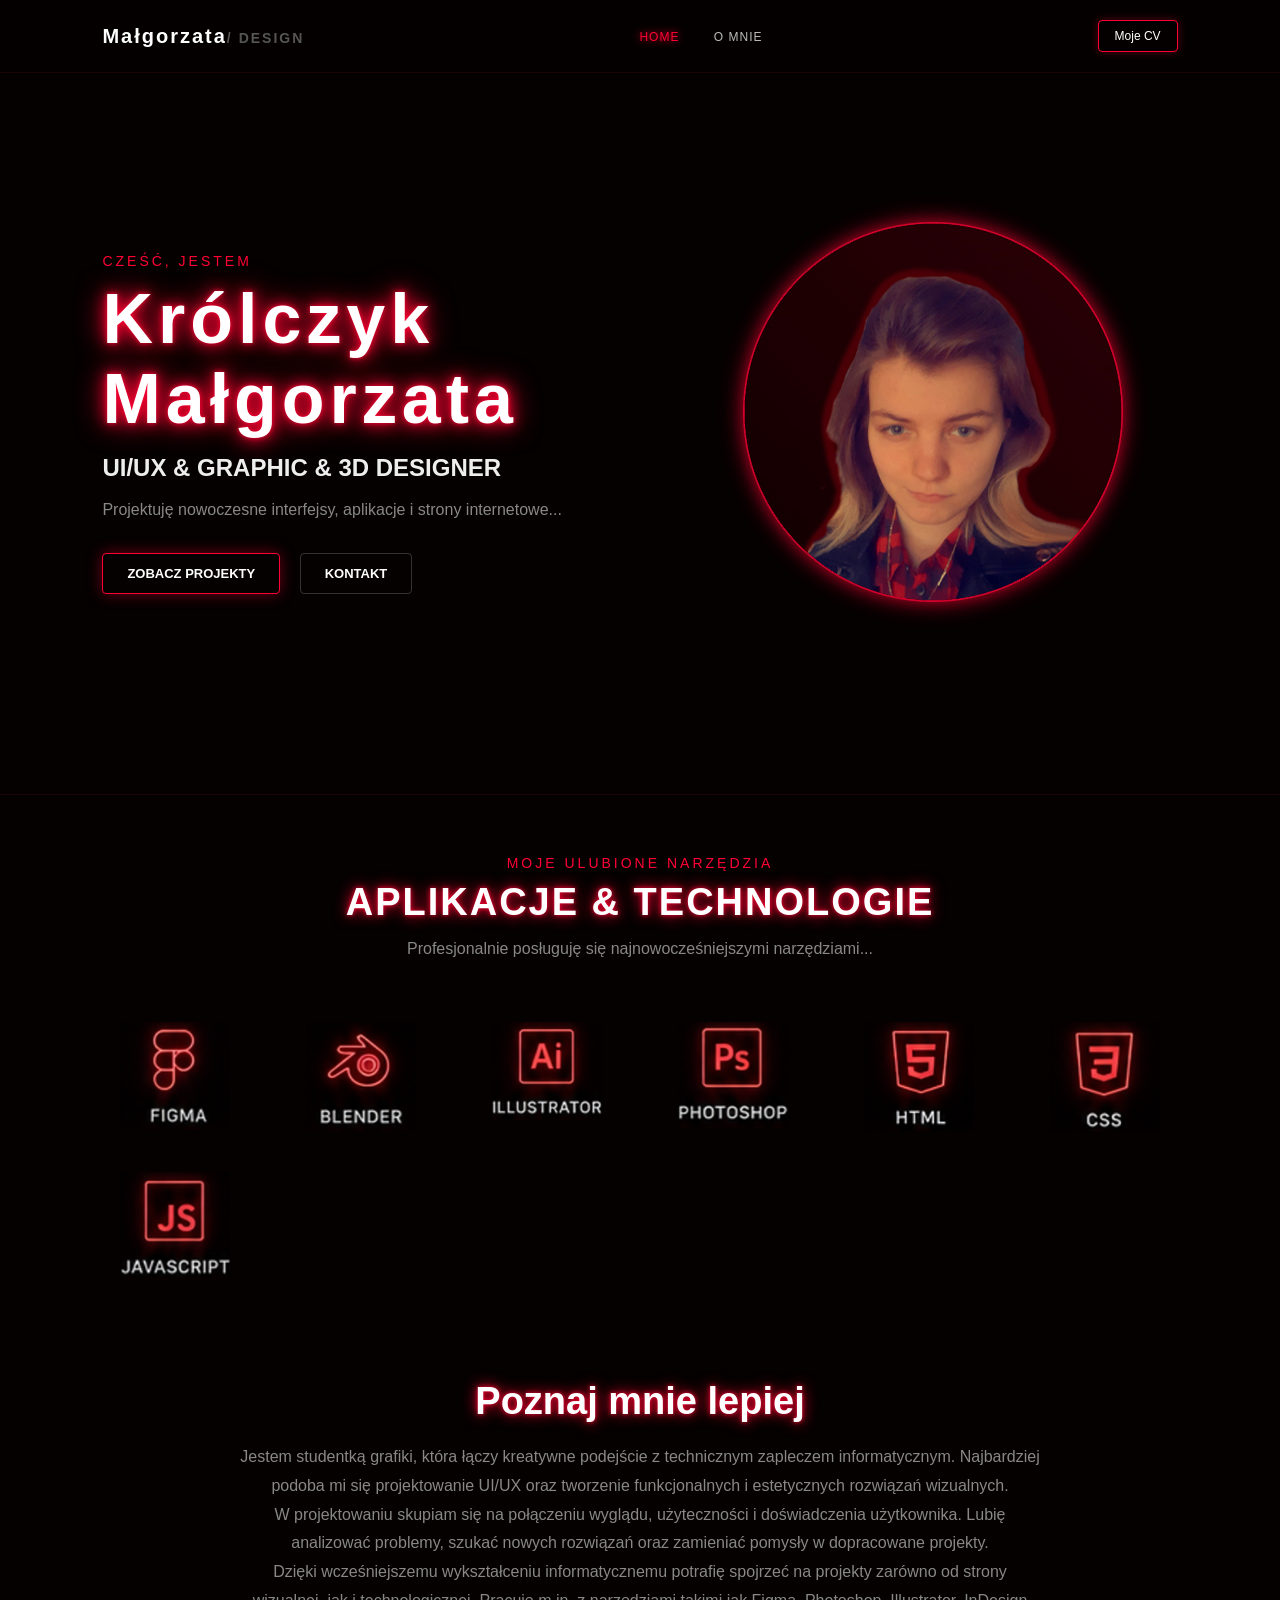
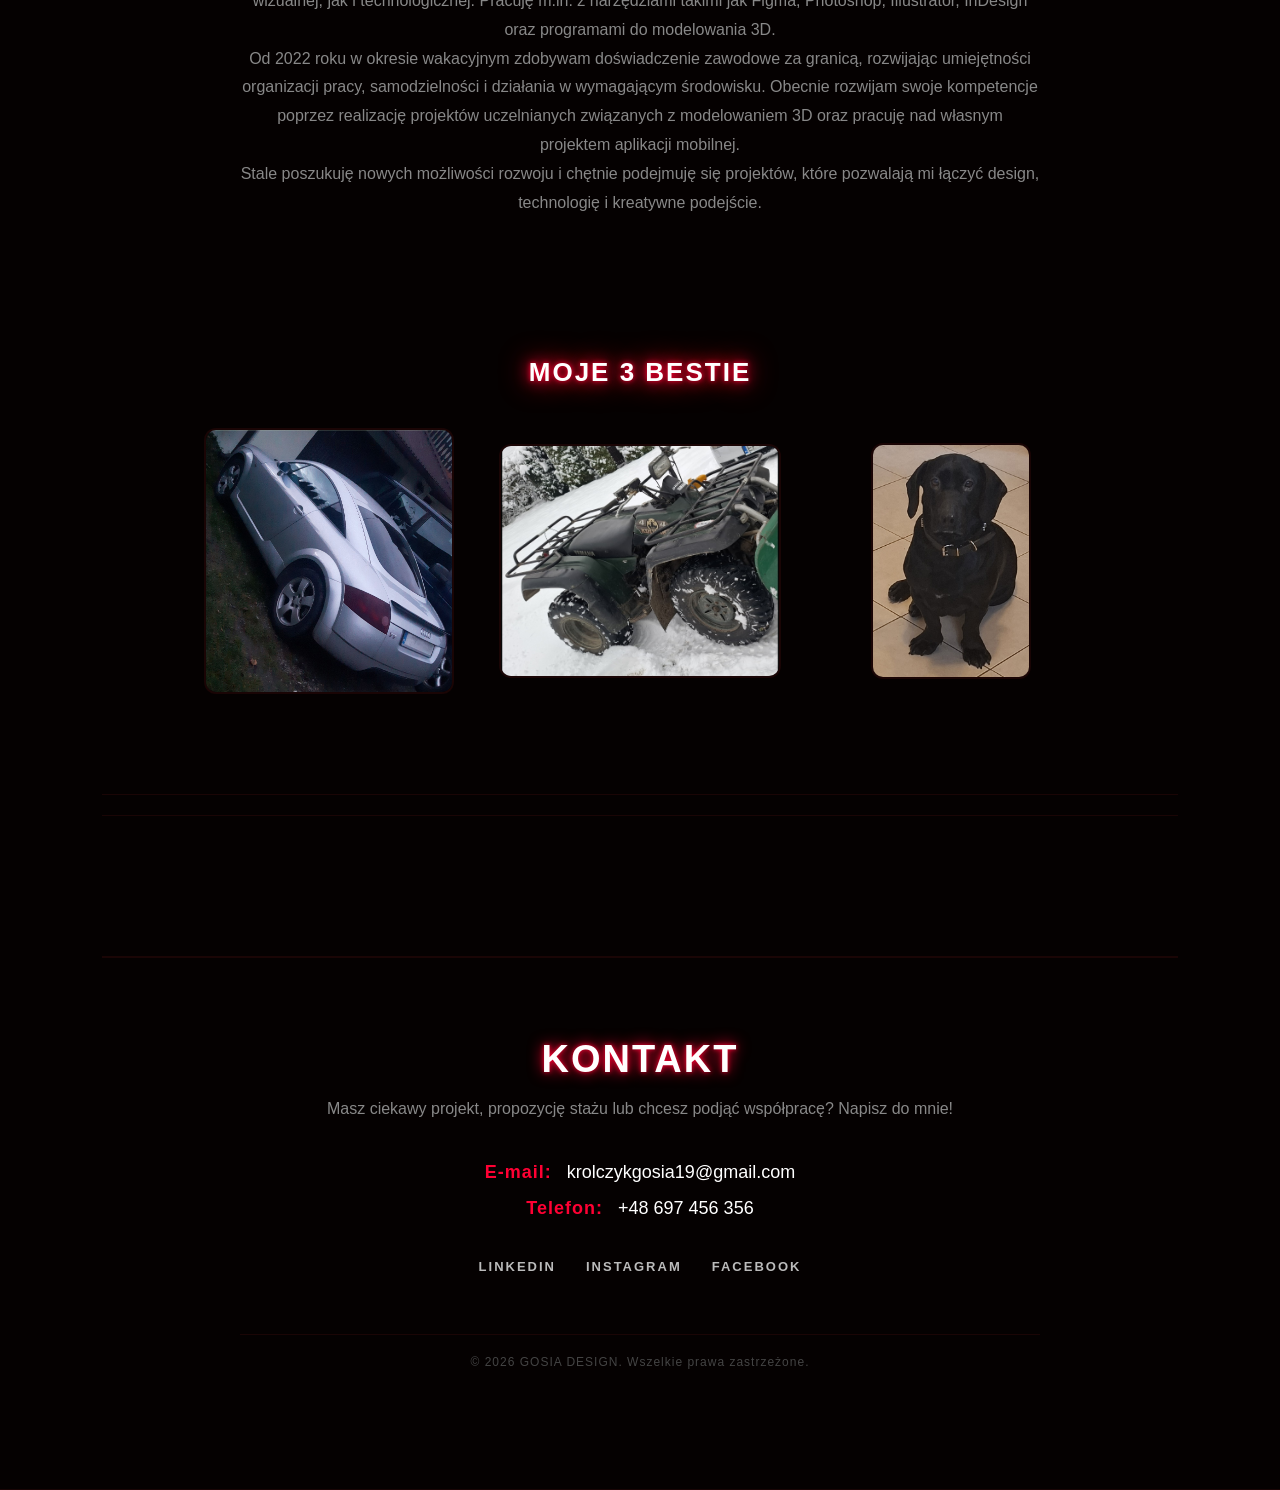
<file: index.html>
<!DOCTYPE html>
<html lang="pl">
<head>
    <meta charset="UTF-8">
    <meta name="viewport" content="width=device-width, initial-scale=1.0">
    <title>Małgorzata / DESIGN - Portfolio</title>
    <link rel="stylesheet" href="style.css">
</head>
</body>
<body>

    <nav class="navbar">
        <div class="logo">Małgorzata<span>/ DESIGN</span></div>
        <div class="nav-links">
            <a href="#home" class="active">HOME</a>
            <a href="#o-mnie">O MNIE</a>
        </div>
        <a href="MKrolczyk_CV.pdf" class="btn-cv">Moje CV</a>
    </nav>

    <header id="home" class="hero">
        <div class="hero-text">
            <p class="greeting">CZEŚĆ, JESTEM</p>
            <h1 class="neon-text">Królczyk Małgorzata</h1>
            <h2>UI/UX & GRAPHIC & 3D DESIGNER</h2>
            <p class="description">Projektuję nowoczesne interfejsy, aplikacje i strony internetowe...</p>
            <div class="hero-btns">
              <a href="projekty.html" class="btn-primary">ZOBACZ PROJEKTY</a>
                <a href="#kontakt" class="btn-secondary">KONTAKT</a>
            </div>
        </div>
        <div class="hero-image-container">
  
        <img src="ja.jpg" alt="Gosia" class="hero-avatar">
    </div>
</div>
    </header>
<section id="narzedzia" class="skills-section">
    <div class="skills-container">
        <div class="skills-header">
            <p class="skills-label">MOJE ULUBIONE NARZĘDZIA</p>
            <h2 class="skills-title">APLIKACJE & TECHNOLOGIE</h2>
            <p class="skills-description">Profesjonalnie posługuję się najnowocześniejszymi narzędziami...</p>
        </div>
        <div class="skills-grid">
        <img src="figma.png" alt="Figma">
        <img src="blender.png" alt="Blender">
        <img src="illustrator.png" alt="Ilustrator">
        <img src="photoshop.png" alt="Photoshop">
        <img src="html.png" alt="Html">
        <img src="css.png" alt="Css">
        <img src="java.png" alt="JavaScript">
        </div>
    </div>
</header>

<section id="o-mnie" class="about-section">
    <div class="about-container">
        <h2>Poznaj mnie lepiej</h2>
        <div class="about-text">
            <p>Jestem studentką grafiki, która łączy kreatywne podejście z technicznym zapleczem informatycznym. Najbardziej podoba mi się projektowanie UI/UX oraz tworzenie funkcjonalnych i estetycznych rozwiązań wizualnych.</p>
            
            <p>W projektowaniu skupiam się na połączeniu wyglądu, użyteczności i doświadczenia użytkownika. Lubię analizować problemy, szukać nowych rozwiązań oraz zamieniać pomysły w dopracowane projekty.</p>
            
            <p>Dzięki wcześniejszemu wykształceniu informatycznemu potrafię spojrzeć na projekty zarówno od strony wizualnej, jak i technologicznej. Pracuję m.in. z narzędziami takimi jak Figma, Photoshop, Illustrator, InDesign oraz programami do modelowania 3D.</p>
            
            <p>Od 2022 roku w okresie wakacyjnym zdobywam doświadczenie zawodowe za granicą, rozwijając umiejętności organizacji pracy, samodzielności i działania w wymagającym środowisku. Obecnie rozwijam swoje kompetencje poprzez realizację projektów uczelnianych związanych z modelowaniem 3D oraz pracuję nad własnym projektem aplikacji mobilnej.</p>
            
            <p>Stale poszukuję nowych możliwości rozwoju i chętnie podejmuję się projektów, które pozwalają mi łączyć design, technologię i kreatywne podejście.</p>
        </div>
        <div class="about-gallery-section">
            <h3 class="gallery-title">Moje 3 bestie </h3>
           <div class="gallery-grid">
    <div class="gallery-item item-tt"><img src="tt.jpg" alt="Audi TT"></div>
    <div class="gallery-item item-quad"><img src="quad.jpg" alt="Quad"></div>
    <div class="gallery-item item-kot"><img src="pies.png" alt="Pies"></div>
</div>
        </div>
    </div>
</section>

    <section id="narzedzia" class="skills-section">
</section>
<footer id="kontakt" class="contact-section">
        <div class="contact-container">
            <h2 class="contact-title">KONTAKT</h2>
            <p class="contact-subtitle">Masz ciekawy projekt, propozycję stażu lub chcesz podjąć współpracę? Napisz do mnie!</p>
            
            <div class="contact-info">
                <div class="contact-item">
                    <span class="contact-label">E-mail:</span>
                    <a href="mailto:krolczykgosia19@gmail.com" class="contact-link">krolczykgosia19@gmail.com</a>
                </div>
                <div class="contact-item">
                    <span class="contact-label">Telefon:</span>
                    <a href="tel:+48697456356" class="contact-link">+48 697 456 356</a>
                </div>
            </div>

            <div class="contact-socials">
                <a href="https://www.linkedin.com/in/małgorzata-królczyk-ab52612a2/" target="_blank">LINKEDIN</a>
                <a href="https://www.instagram.com/gosia_krl/" target="_blank">INSTAGRAM</a>
                <a href="https://www.facebook.com/profile.php?id=100094417654648&locale=pl_PL" target="_blank">FACEBOOK</a>
            </div>
            
            <p class="copyright">&copy; 2026 GOSIA DESIGN. Wszelkie prawa zastrzeżone.</p>
        </div>
    </footer>
</body>
</html>
</file>
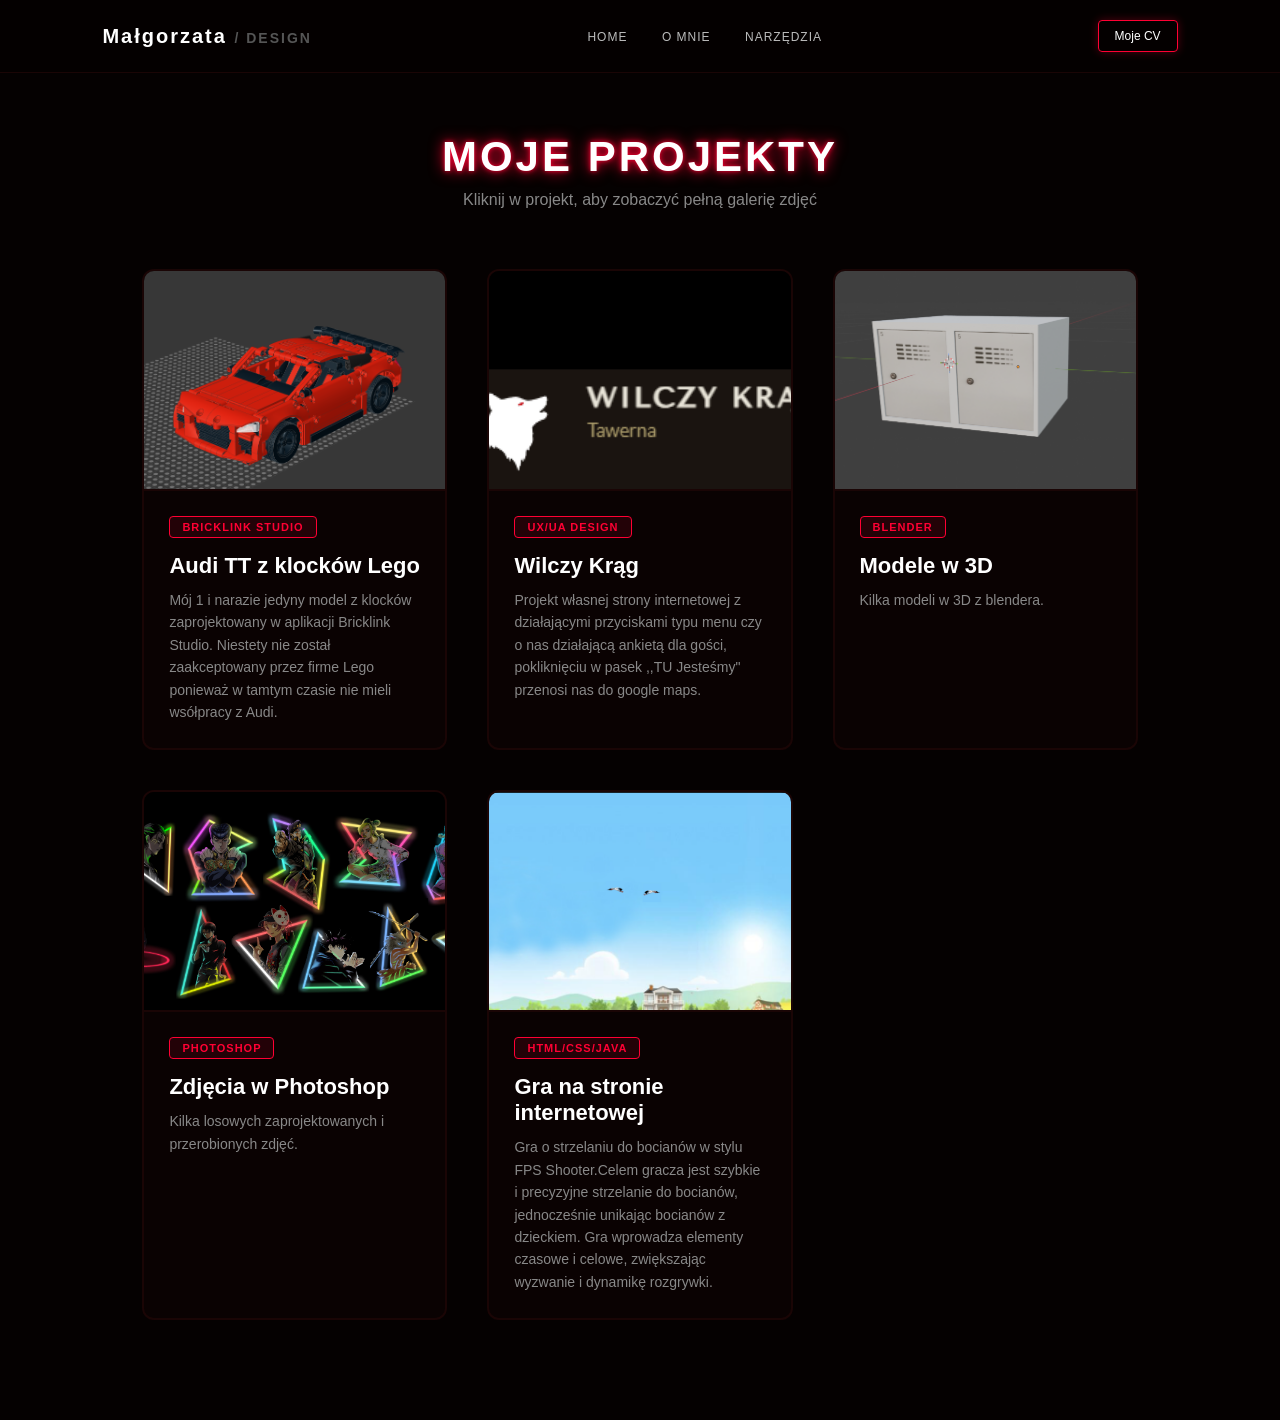
<file: projekty.html>
<!DOCTYPE html>
<html lang="pl">
<head>
    <meta charset="UTF-8">
    <meta name="viewport" content="width=device-width, initial-scale=1.0">
    <title>Małgorzata / DESIGN - Projekty</title>
    <link rel="stylesheet" href="style.css">
</head>
<body>

    <nav class="navbar">
        <div class="logo">Małgorzata <span>/ DESIGN</span></div>
        <div class="nav-links">
            <a href="index.html">HOME</a>
            <a href="index.html#o-mnie">O MNIE</a>
            <a href="index.html#narzedzia">NARZĘDZIA</a>
        </div>
        <a href="MKrolczyk_CV.pdf" class="btn-cv">Moje CV</a>
    </nav>
    <main class="projects-section">
        <h1 class="projects-title">MOJE PROJEKTY</h1>
        <p class="projects-subtitle">Kliknij w projekt, aby zobaczyć pełną galerię zdjęć</p>

        <div class="projects-grid">
            
            <div class="project-card" onclick="openGallery(['p1.jpg', 'p2.jpg', 'p3.jpg'])">
                <div class="project-img">
                    <img src="projekt1.png" alt="MODEL z LEGO">
                </div>
                <div class="project-info">
                    <span class="project-tag">Bricklink Studio</span>
                    <h3>Audi TT z klocków Lego</h3>
                    <p>Mój 1 i narazie jedyny model z klocków zaprojektowany w aplikacji Bricklink Studio. Niestety nie został zaakceptowany przez firme Lego ponieważ w tamtym czasie nie mieli wsółpracy z Audi.</p>
                </div>
            </div>

            <div class="project-card" onclick="openGallery(['p2.1.png', 'p2.2.png', 'p2.3.png', 'p2.4.png', 'p2.5.png' ])">
                <div class="project-img">
                    <img src="projekt2.png" alt="Strona Internetowa Restauracji">
                </div>
                <div class="project-info">
                    <span class="project-tag">UX/UA Design</span>
                    <h3>Wilczy Krąg</h3>
                    <p>Projekt własnej strony internetowej z działającymi przyciskami typu menu czy o nas działającą ankietą dla gości, pokliknięciu w pasek ,,TU Jesteśmy" przenosi nas do google maps.</p>
                </div>
            </div>
                 <div class="project-card" onclick="openGallery(['p3.1.png', 'p3.2.png', 'p3.3.png', 'p3.4.png', 'p3.5.png'])">
                <div class="project-img">
                    <img src="projekt3.png" alt="Modele 3D w blenderze">
                </div>
                <div class="project-info">
                    <span class="project-tag">Blender</span>
                    <h3>Modele w 3D </h3>
                    <p>Kilka modeli w 3D z blendera.</p>
                </div>
            </div>
             <div class="project-card" onclick="openGallery(['p4.1.png', 'p4.2.png', 'p4.4.png', 'p4.5.png', 'p4.6.png', 'p4.7.jpg', 'p4.8.png', 'p4.9.jpg', 'p4.10.jpg', 'p4.11.png', 'p4.12.png', 'p4.13.jpg', 'p4.14.png'])">
                <div class="project-img">
                    <img src="projekt4.png" alt="Losowe projekty w Photoshopie">
                </div>
                <div class="project-info">
                    <span class="project-tag">Photoshop</span>
                    <h3>Zdjęcia w Photoshop </h3>
                    <p>Kilka losowych zaprojektowanych i przerobionych zdjęć.</p>
                </div>
            </div>
            <div class="project-card" onclick="openGallery(['p5.1.png', 'p5.2.png', 'p5.3.png'])">
                <div class="project-img">
                    <img src="projekt5.png" alt="Gra w html">
                </div>
                <div class="project-info">
                    <span class="project-tag">HTML/CSS/JAVA</span>
                    <h3>Gra na stronie internetowej </h3>
                    <p>Gra o strzelaniu do bocianów w stylu FPS Shooter.Celem gracza jest szybkie i
                     precyzyjne strzelanie do bocianów, jednocześnie unikając bocianów z dzieckiem. Gra
                       wprowadza elementy czasowe i celowe, zwiększając wyzwanie i dynamikę rozgrywki. </p>
                </div>
        </div>
    </main>

    <div id="galleryModal" class="gallery-modal">
        <span class="close-modal" onclick="closeGallery()">&times;</span>
        
        <div class="modal-content">
            <div class="modal-grid" id="modalGrid"></div>
        </div>
    </div>

    <script>
        function openGallery(imagesArray) {
            const modal = document.getElementById('galleryModal');
            const container = document.getElementById('modalGrid');
            container.innerHTML = '';
    
            imagesArray.forEach(imageSrc => {
                const imgElement = document.createElement('img');
                imgElement.src = imageSrc;
                imgElement.alt = "Zdjęcie z galerii";
                container.appendChild(imgElement);
            });

            modal.style.display = "flex";
           
            document.body.style.overflow = "hidden";
        }

        function closeGallery() {
            const modal = document.getElementById('galleryModal');
            modal.style.display = "none";
          
            document.body.style.overflow = "auto";
        }
        window.onclick = function(event) {
            const modal = document.getElementById('galleryModal');
            if (event.target == modal) {
                closeGallery();
            }
        }
    </script>

</body>
</html>
</file>
<file: style.css>
* {
    margin: 0;
    padding: 0;
    box-sizing: border-box;
    font-family: 'Segoe UI', Tahoma, Geneva, Verdana, sans-serif;
}
html {
    scroll-behavior: smooth;
}
body {
    background-color: #050101; 
    color: #ffffff;
    overflow-x: hidden;
}

.navbar {
    display: flex;
    justify-content: space-between;
    align-items: center;
    padding: 20px 8%;
    background-color: rgba(5, 1, 1, 0.95);
    border-bottom: 1px solid #1a0505;
}

.logo {
    font-weight: bold;
    font-size: 20px;
    letter-spacing: 2px;
}

.logo span {
    color: #555;
    font-size: 14px;
}

.nav-links a {
    color: #bbb;
    text-decoration: none;
    margin: 0 15px;
    font-size: 12px;
    letter-spacing: 1px;
    transition: 0.3s;
}

.nav-links a:hover, .nav-links a.active {
    color: #ff0033;
    text-shadow: 0 0 8px #ff0033;
}

.btn-cv {
    border: 1px solid #ff0033;
    color: #fff;
    text-decoration: none;
    padding: 8px 16px;
    font-size: 12px;
    border-radius: 4px;
    box-shadow: 0 0 10px rgba(255, 0, 51, 0.3);
    transition: 0.3s;
}

.btn-cv:hover {
    background: #ff0033;
    box-shadow: 0 0 20px #ff0033;
}

.hero {
    display: flex;
    justify-content: space-between;
    align-items: center;
    padding: 100px 8%;
    min-height: 70vh;
}

.hero-text {
    max-width: 50%;
}

.greeting {
    color: #ff0033;
    font-size: 14px;
    letter-spacing: 3px;
    margin-bottom: 10px;
}

.neon-text {
    font-size: 70px;
    color: #fff;
    letter-spacing: 5px;
    text-shadow: 
        0 0 5px #ff0033,
        0 0 15px #ff0033,
        0 0 30px #ff0033;
}

.hero h2 {
    font-size: 24px;
    margin: 15px 0;
    color: #eee;
}

.description {
    color: #888;
    line-height: 1.6;
    margin-bottom: 30px;
}

.hero-btns a {
    text-decoration: none;
    padding: 12px 24px;
    font-size: 13px;
    font-weight: bold;
    border-radius: 4px;
    display: inline-block;
    margin-right: 15px;
    transition: 0.3s;
}

.btn-primary {
    border: 1px solid #ff0033;
    color: #fff;
    box-shadow: 0 0 15px rgba(255, 0, 51, 0.4);
}

.btn-primary:hover {
    background: #ff0033;
    box-shadow: 0 0 25px #ff0033;
}

.btn-secondary {
    border: 1px solid #333;
    color: #fff;
}

.btn-secondary:hover {
    border-color: #ff0033;
    box-shadow: 0 0 15px rgba(255, 0, 51, 0.3);
}

.hero-image-container {
    position: relative;
}
.neon-circle {
    width: 380px;
    height: 380px;
    border-radius: 50%;
    border: 2px solid #ff0033;
    box-shadow: 
        0 0 20px #ff0033,
        inset 0 0 20px #ff0033;
    display: flex;
    justify-content: center;
    align-items: center;
    overflow: hidden;
    background: radial-gradient(circle, #550011 0%, #1a0206 100%); 
}
.hero-avatar {
    width: 100%;
    height: 100%;
    object-fit: cover;
    display: block;
}


.placeholder-avatar {
    width: 100%;
    height: 100%;
    background: linear-gradient(45deg, #110303, #330007);
}
.skills-section {
    padding: 60px 8% 80px; /* Zmniejszono górny odstęp ze 180px do 60px */
    background-color: #050101;
    border-top: 1px solid #1a0505;
    border-bottom: 1px solid #1a0505;
    margin-top: 20px;       /* Zmniejszono margines z 40px do 20px */
}


.skills-container {
    max-width: 1200px;
    margin: 0 auto;
}

/* Nagłówek sekcji */
.skills-header {
    text-align: center;
    margin-bottom: 60px;
}

.skills-label {
    color: #ff0033;
    font-size: 14px;
    letter-spacing: 3px;
    margin-bottom: 10px;
    text-transform: uppercase;
}

.skills-title {
    font-size: 38px;
    color: #fff;
    letter-spacing: 2px;
    margin-bottom: 12px;
    text-shadow: 
        0 0 5px #ff0033,
        0 0 15px #ff0033;
}

.skills-description {
    color: #888;
    font-size: 16px;
    line-height: 1.6;
    max-width: 600px;
    margin: 0 auto;
}

/* Siatka ikon */
.skills-grid {
    display: grid;
    grid-template-columns: repeat(auto-fit, minmax(140px, 1fr));
    gap: 40px;
    justify-items: center;
}

/* Pojedyncza ikona */
.skill-item {
    display: flex;
    flex-direction: column;
    align-items: center;
    transition: all 0.3s ease;
    cursor: pointer;
}

.skill-item:hover {
    transform: translateY(-10px);
}

/* Kontener ikony */
.skill-icon {
    width: 95px;
    height: 95px;
    background-color: #0a0202;
    border: 2px solid #1a0505;
    border-radius: 12px;
    display: flex;
    justify-content: center;
    align-items: center;
    margin-bottom: 15px;
    transition: all 0.3s ease;
    position: relative;
    overflow: hidden;
}

.skill-icon::before {
    content: '';
    position: absolute;
    top: 0;
    left: 0;
    right: 0;
    bottom: 0;
    background: radial-gradient(circle, rgba(255, 0, 51, 0.1) 0%, transparent 70%);
    opacity: 0;
    transition: opacity 0.3s ease;
}

.skill-item:hover .skill-icon {
    border-color: #ff0033;
    box-shadow: 
        0 0 15px rgba(255, 0, 51, 0.4),
        inset 0 0 15px rgba(255, 0, 51, 0.1);
    background-color: #110303;
}

.skill-item:hover .skill-icon::before {
    opacity: 1;
}

/* Obrazy ikon */
.skill-icon img {
    width: 60px;
    height: 60px;
    object-fit: contain;
    filter: drop-shadow(0 0 8px rgba(255, 0, 51, 0.3));
    transition: all 0.3s ease;
    z-index: 1;
}

.skill-item:hover .skill-icon img {
    filter: drop-shadow(0 0 15px rgba(255, 0, 51, 0.8));
    transform: scale(1.1);
}

/* Nazwa narzędzia */
.skill-name {
    color: #bbb;
    font-size: 13px;
    letter-spacing: 1px;
    text-transform: uppercase;
    text-align: center;
    transition: all 0.3s ease;
}

.skill-item:hover .skill-name {
    color: #ff0033;
    text-shadow: 0 0 8px #ff0033;
}

/* Responsywność */
@media (max-width: 1024px) {
    .skills-grid {
        grid-template-columns: repeat(auto-fit, minmax(120px, 1fr));
        gap: 30px;
    }

    .skills-title {
        font-size: 36px;
    }
}

@media (max-width: 768px) {
    .skills-section {
        padding: 60px 5%;
    }

    .skills-grid {
        grid-template-columns: repeat(auto-fit, minmax(100px, 1fr));
        gap: 25px;
    }

    .skill-icon {
        width: 100px;
        height: 100px;
    }

    .skill-icon img {
        width: 65px;
        height: 65px;
    }

    .skills-title {
        font-size: 28px;
    }

    .skills-description {
        font-size: 14px;
    }
}

@media (max-width: 480px) {
    .skills-section {
        padding: 40px 4%;
    }

    .skills-grid {
        grid-template-columns: repeat(auto-fit, minmax(85px, 1fr));
        gap: 20px;
    }

    .skill-icon {
        width: 85px;
        height: 85px;
    }

    .skill-icon img {
        width: 55px;
        height: 55px;
    }

    .skills-title {
        font-size: 22px;
    }

    .skill-name {
        font-size: 11px;
    }
}
.skills-grid img {
    width: 110px;
    height: auto;
    transition: 0.3s;
}

.skills-grid img:hover {
    transform: scale(1.05);
}
.about-section {
    padding: 100px 8%;
    background-color: #050101;
    text-align: center;
    border-bottom: 1px solid #1a0505;
}

.about-section h2 {
    font-size: 38px;
    color: #fff;
    margin-bottom: 20px;
    text-shadow: 0 0 5px #ff0033, 0 0 15px #ff0033;
}

.about-section p {
    color: #888;
    max-width: 800px;
    margin: 0 auto;
    line-height: 1.8;
    font-size: 16px;
}
/* Sekcja galerii */
.about-gallery-section {
    margin-top: 140px; 
    text-align: center;
}

/* POPRAWIONY NAPIS – TERAZ JEST CZERWONYM NEONEM */
.gallery-title {
    font-size: 26px;
    color: #fff;
    margin-bottom: 40px;
    letter-spacing: 2px;
    text-transform: uppercase;
    text-shadow: 
        0 0 5px #ff0033,
        0 0 15px #ff0033,
        0 0 30px #ff0033; /* Ten sam neonowy blask co w logo i nagłówkach */
}

/* Siatka dla 3 zdjęć */
.gallery-grid {
    display: grid;
    grid-template-columns: repeat(auto-fit, minmax(220px, 1fr));
    gap: 30px;
    justify-items: center;
    align-items: center; /* Wyrównuje zdjęcia w pionie, jeśli mają teraz różne proporcje */
}

/* Kontener na zdjęcie */
.gallery-item {
    width: 100%;
    border-radius: 12px;
    overflow: hidden;
    border: 2px solid #1a0505;
    transition: all 0.3s ease;
}

/* INDYWIDUALNE ROZMIARY ZDJĘĆ: */

.item-tt {
    max-width: 250px; /* Audi TT zostaje w standardowym rozmiarze */
}

.item-quad {
    max-width: 300px; /* POWIĘKSZONY QUAD (wcześniej było 250px) */
}

.item-kot {
    max-width: 160px; /* ZMNIEJSZONY KOT (wcześniej było 250px) */
}

/* Efekt najechania (neon wokół ramki) */
.gallery-item:hover {
    border-color: #ff0033;
    box-shadow: 0 0 20px rgba(255, 0, 51, 0.5);
    transform: translateY(-5px);
}

/* Obrazki wewnątrz ramek */
.gallery-item img {
    width: 100%;
    height: auto;
    display: block;
}

/* Efekt najechania (neon wokół ramki) */
.gallery-item:hover {
    border-color: #ff0033;
    box-shadow: 0 0 20px rgba(255, 0, 51, 0.5);
    transform: translateY(-5px);
}

/* POPRAWIONE ZDJĘCIA – JUŻ NIE SĄ UCIĘTE */
.gallery-item img {
    width: 100%;
    height: auto; /* Zmieniono ze 180px na auto – zdjęcie dopasuje się naturalnie bez ucinania */
    display: block;
}
/* ==========================================================================
   STYLE DLA PODSTRONY Z PROJEKTAMI
   ========================================================================== */

.projects-section {
    padding: 60px 8% 100px;
    max-width: 1200px;
    margin: 0 auto;
    text-align: center;
}

.projects-title {
    font-size: 42px;
    color: #fff;
    letter-spacing: 3px;
    margin-bottom: 10px;
    text-shadow: 
        0 0 5px #ff0033,
        0 0 15px #ff0033;
}

.projects-subtitle {
    color: #888;
    font-size: 16px;
    margin-bottom: 60px;
}

/* Siatka projektów */
.projects-grid {
    display: grid;
    grid-template-columns: repeat(auto-fit, minmax(300px, 1fr));
    gap: 40px;
}

/* Karta pojedynczego projektu */
.project-card {
    background-color: #0a0202;
    border: 2px solid #1a0505;
    border-radius: 12px;
    overflow: hidden;
    transition: all 0.3s ease;
    text-align: left;
    cursor: pointer;
}

/* Efekt najechania na kartę projektu */
.project-card:hover {
    border-color: #ff0033;
    box-shadow: 0 0 25px rgba(255, 0, 51, 0.4);
    transform: translateY(-8px);
}

/* Miejsce na zdjęcie projektu */
.project-img {
    width: 100%;
    height: 220px;
    overflow: hidden;
    border-bottom: 2px solid #1a0505;
    background: #110303; /* Tło zanim załaduje się zdjęcie */
}

.project-img img {
    width: 100%;
    height: 100%;
    object-fit: cover;
    transition: transform 0.3s ease;
}

.project-card:hover .project-img img {
    transform: scale(1.05); /* Delikatne przybliżenie zdjęcia przy najechaniu */
}

/* Opis projektu pod zdjęciem */
.project-info {
    padding: 25px;
}

.project-tag {
    display: inline-block;
    background-color: rgba(255, 0, 51, 0.1);
    color: #ff0033;
    border: 1px solid #ff0033;
    padding: 4px 12px;
    font-size: 11px;
    border-radius: 4px;
    font-weight: bold;
    letter-spacing: 1px;
    margin-bottom: 15px;
    text-transform: uppercase;
}

.project-info h3 {
    color: #fff;
    font-size: 22px;
    margin-bottom: 10px;
}

.project-info p {
    color: #888;
    font-size: 14px;
    line-height: 1.6;
}
.gallery-modal {
    display: none; /* Domyślnie ukryte */
    position: fixed;
    z-index: 1000;
    left: 0;
    top: 0;
    width: 100%;
    height: 100%;
    background-color: rgba(5, 1, 1, 0.95); /* Ciemne tło strony z lekką przezroczystością */
    justify-content: center;
    align-items: center;
    backdrop-filter: blur(8px); /* Efekt rozmycia tła za okienkiem */
}

/* Przycisk zamknij (X) */
.close-modal {
    position: absolute;
    top: 30px;
    right: 40px;
    color: #fff;
    font-size: 50px;
    font-weight: bold;
    cursor: pointer;
    transition: 0.3s;
}

.close-modal:hover {
    color: #ff0033;
    text-shadow: 0 0 10px #ff0033;
}

/* Kontener na zawartość galerii */
.modal-content {
    width: 90%;
    max-width: 1000px;
    max-height: 80%;
    overflow-y: auto; /* Przewijanie galerii w pionie, jeśli zdjęć jest dużo */
    padding: 20px;
}

/* Układ zdjęć wewnątrz okienka (siatka pionowa lub dwukolumnowa) */
.modal-grid {
    display: grid;
    grid-template-columns: 1fr; /* Zdjęcia jedno pod drugim w pełnej okazałości */
    gap: 30px;
    justify-items: center;
}

/* Wygląd zdjęć w galerii */
.modal-grid img {
    width: 100%;
    max-width: 550px; /* ZMNIEJSZONO Z 850px NA 550px – teraz zdjęcia będą zgrabniejsze i nie zajmą całego ekranu */
    height: auto;
    border-radius: 8px;
    border: 2px solid #1a0505;
    box-shadow: 0 0 20px rgba(0, 0, 0, 0.8);
    transition: border-color 0.3s;
}

/* Neonowy akcent po najechaniu na zdjęcie wewnątrz galerii */
.modal-grid img:hover {
    border-color: #ff0033;
}

/* Estetyczny wygląd paska przewijania wewnątrz okienka */
.modal-content::-webkit-scrollbar {
    width: 6px;
}
.modal-content::-webkit-scrollbar-thumb {
    background-color: #ff0033;
    border-radius: 10px;
}
.modal-content::-webkit-scrollbar-track {
    background: #050101;
}
.contact-section {
    padding: 80px 8% 40px;
    background-color: #050101; /* Ten sam głęboki czarny odcień */
    border-top: 1px solid #1a0505; /* Delikatna linia oddzielająca sekcje */
    text-align: center;
}

.contact-container {
    max-width: 800px;
    margin: 0 auto;
}

.contact-title {
    font-size: 38px;
    color: #fff;
    letter-spacing: 2px;
    margin-bottom: 15px;
    text-shadow: 
        0 0 5px #ff0033,
        0 0 15px #ff0033; /* Neonowy blask spójny z resztą strony */
}

.contact-subtitle {
    color: #888;
    font-size: 16px;
    margin-bottom: 40px;
    line-height: 1.6;
}

.contact-info {
    display: flex;
    flex-direction: column;
    gap: 15px;
    margin-bottom: 40px;
}

.contact-item {
    font-size: 18px;
}

.contact-label {
    color: #ff0033; /* Czerwone wyróżnienie dla etykiet */
    font-weight: bold;
    margin-right: 10px;
    letter-spacing: 1px;
}

.contact-link {
    color: #fff;
    text-decoration: none;
    transition: 0.3s;
}

/* Efekt najechania na e-mail lub telefon */
.contact-link:hover {
    color: #ff0033;
    text-shadow: 0 0 8px #ff0033;
}

/* Menu z mediami społecznościowymi */
.contact-socials {
    display: flex;
    justify-content: center;
    gap: 30px;
    margin-bottom: 60px;
}

.contact-socials a {
    color: #bbb;
    text-decoration: none;
    font-size: 13px;
    letter-spacing: 2px;
    font-weight: bold;
    transition: 0.3s;
}

.contact-socials a:hover {
    color: #ff0033;
    text-shadow: 0 0 8px #ff0033;
}

/* Dopisek o prawach autorskich na samym dole */
.copyright {
    color: #444;
    font-size: 12px;
    border-top: 1px solid #1a0505;
    padding-top: 20px;
    letter-spacing: 1px;
}
</file>
